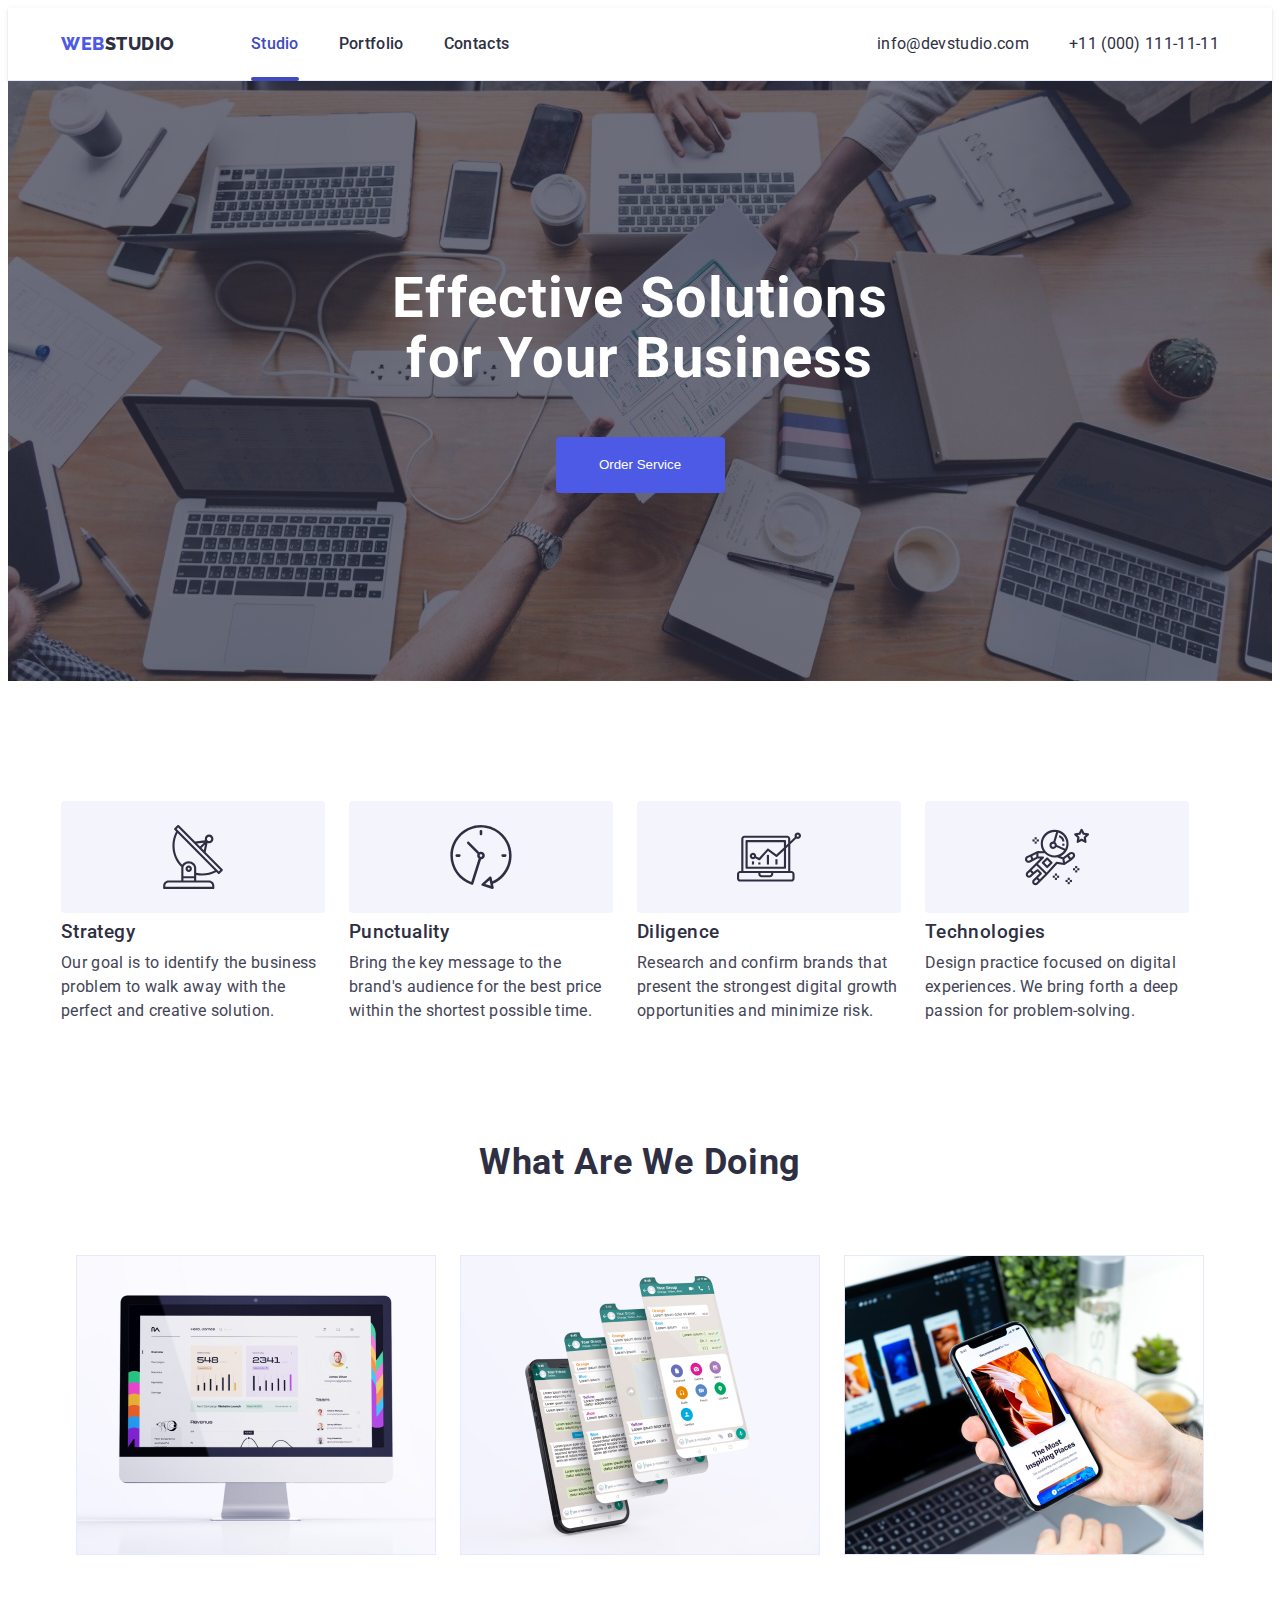
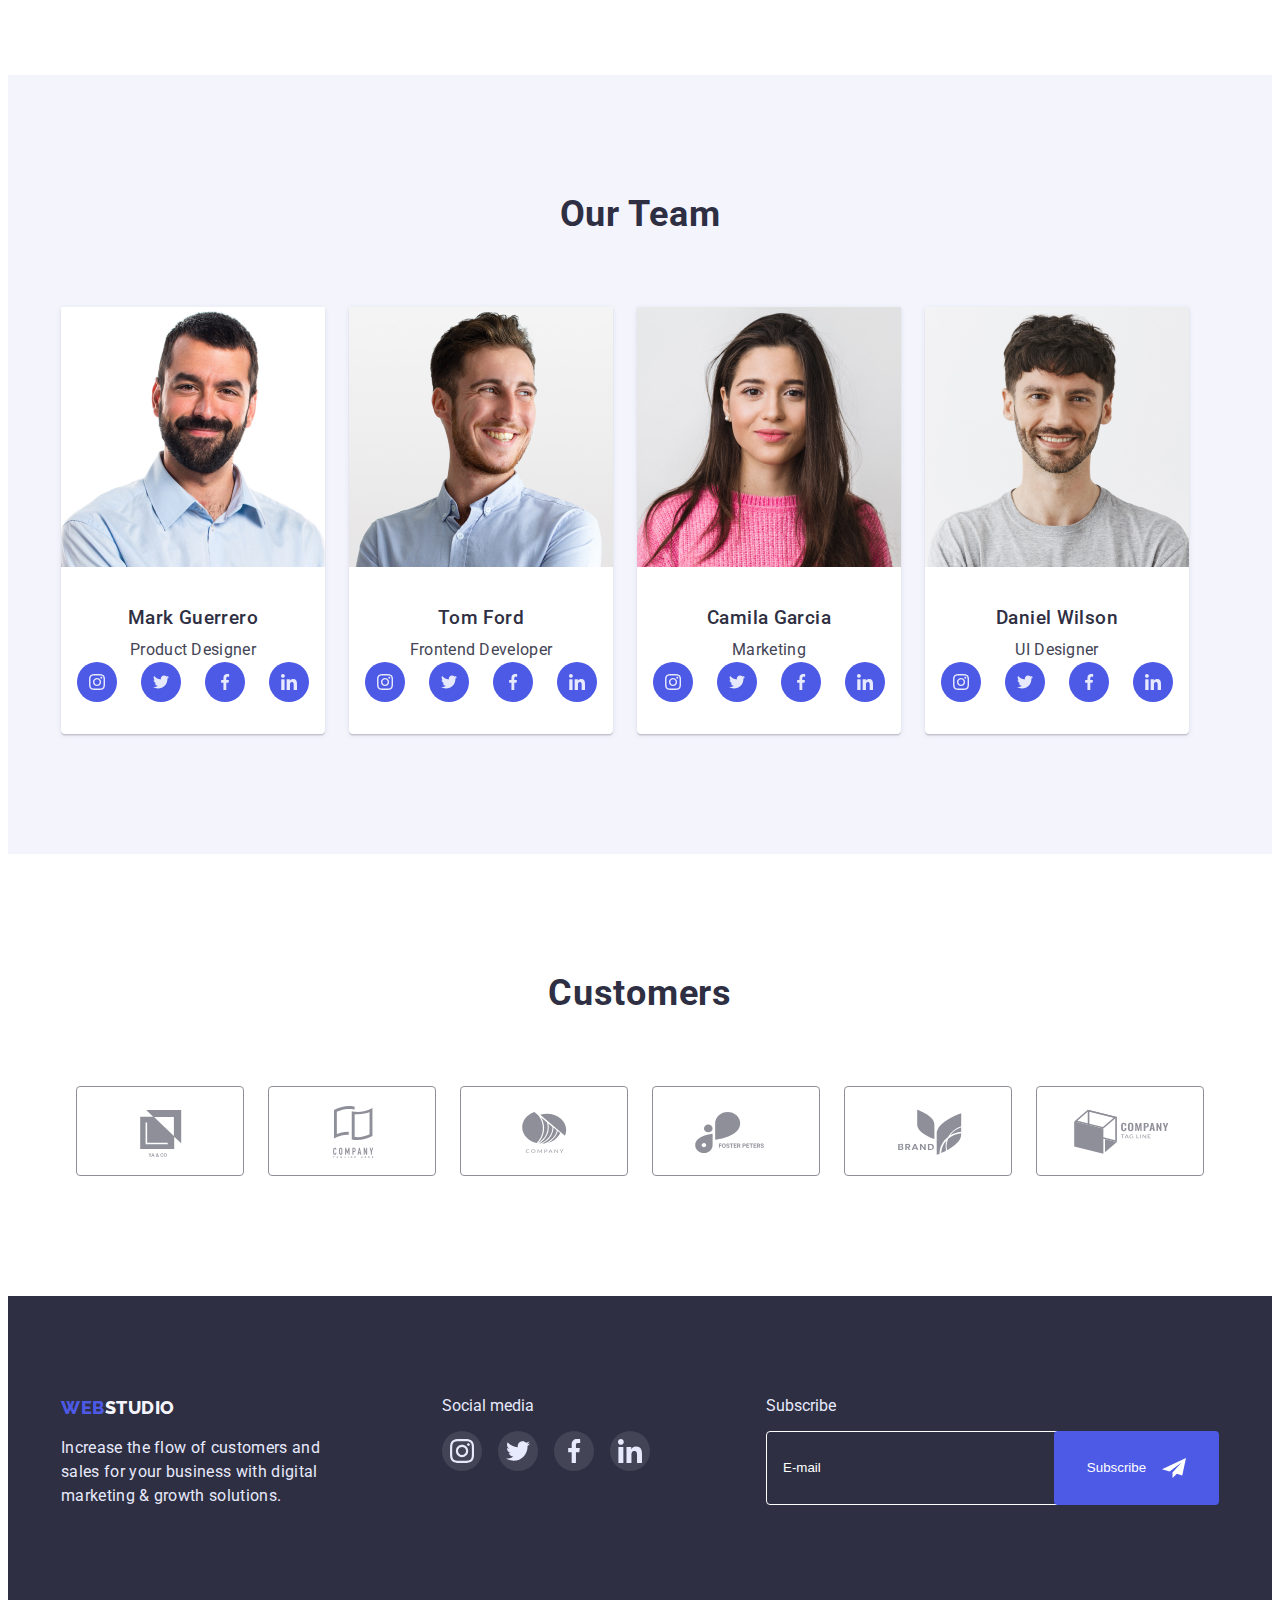
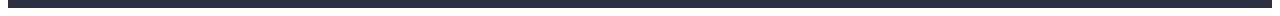
<file: index.html>
<!DOCTYPE html>
<html lang="en">
  <head>
    <meta charset="UTF-8" />
    <meta http-equiv="X-UA-Compatible" content="IE=edge" />
    <meta name="viewport" content="width=device-width, initial-scale=1.0" />
    <title>WebStudio</title>

    <link rel="preconnect" href="https://fonts.googleapis.com" />
    <link rel="preconnect" href="https://fonts.gstatic.com" crossorigin />
    <link
      href="https://fonts.googleapis.com/css2?family=Raleway:wght@800&family=Roboto:wght@400;500;700;900&display=swap"
      rel="stylesheet"
    />

    <link
      rel="stylesheet"
      href="https://cdnjs.cloudflare.com/ajax/libs/modern-normalize/1.1.0/modern-normalize.min.css"
      integrity="sha512-wpPYUAdjBVSE4KJnH1VR1HeZfpl1ub8YT/NKx4PuQ5NmX2tKuGu6U/JRp5y+Y8XG2tV+wKQpNHVUX03MfMFn9Q=="
      crossorigin="anonymous"
      referrerpolicy="no-referrer"
    />

    <link rel="stylesheet" href="./css/styles.css" />
  </head>

  <body>
    <!-- Шапка -->

    <header class="header">
      <div class="container">
<div class="container-header">
        <nav class="nav">
          <a class="logo-black" href="./index.html">Web<span>Studio</span></a>
          <ul class="nav-header">
            <li class="item studio-before active"><a class="nav-link studio" href="./index.html">Studio</a></li>
            <li class="item portfolio-before">
              <a class="nav-link" href="./portfolio.html">Portfolio</a>
            </li>
            <li class="item contacts-before"><a class="nav-link" href="#">Contacts</a></li>
          </ul>
        </nav>

        <address class="adress-container">
          <ul class="adress-link-header">
            <li class="item">
              <a class="adress-link" href="mailto:info@devstudio.com"
                >info@devstudio.com</a
              >
            </li>
            <li class="item">
              <a class="adress-link" href="tel:+110001111111"
                >+11 (000) 111-11-11</a
              >
            </li>
          </ul>
        </address>
      </div>
    </header>

    <main>
      <!-- Верхний блок с кнопкой -->
      <section class="hero">
        <div class="container">
<h1 class="hero-title">Effective Solutions for Your Business</h1>
        <button class="head-button-home" type="button" data-modal-open>Order Service</button>
        </div>
        
      </section>

      <!-- Стратегии -->
      <section class="futures">
        <div class="container">
        <h2 class="visually-hidden">features</h2>
        <ul class="futures-info">
       
            <li class="futures-list">
             <div class="futures-bg">
              <svg class="futures-icon">
                <use href="./images/svg/icons.svg#icon-antenna"></use>
                    </svg>
             </div>
             
                <h3 class="futures-title">Strategy</h3>
                <p class="futures-text">
                  Our goal is to identify the business problem to walk away with the
                  perfect and creative solution.
                </p>
          </li>
       
          <li class="futures-list">
            <div class="futures-bg">
             <svg class="futures-icon">
               <use href="./images/svg/icons.svg#icon-clock"></use>
                   </svg>
            </div>
            
               <h3 class="futures-title">Punctuality</h3>
               <p class="futures-text">
                Bring the key message to the brand's audience for the best price
                within the shortest possible time.
               </p>
         </li>
         
         <li class="futures-list">
          <div class="futures-bg">
           <svg class="futures-icon">
             <use href="./images/svg/icons.svg#icon-diagram"></use>
                 </svg>
          </div>
          
             <h3 class="futures-title">Diligence</h3>
             <p class="futures-text">
              Research and confirm brands that present the strongest digital
              growth opportunities and minimize risk.
             </p>
         </li>
      
         <li class="futures-list">
          <div class="futures-bg">
           <svg class="futures-icon">
             <use href="./images/svg/icons.svg#icon-astronaut"></use>
                 </svg>
          </div>
          
             <h3 class="futures-title">Technologies</h3>
             <p class="futures-text">
              Design practice focused on digital experiences. We bring forth a
              deep passion for problem-solving.
             </p>
         </li>
        </ul></div>
        
      </section>

      <!-- Что мы делаем -->
      <section class="works">
        <div class="container">
          <h2 class="section-title">What are we doing</h2>
        <ul class="works-photo">
          <li>
            <img src="./images/Rectangle71.jpg" alt="computer" width="360" />
          </li>
          <li>
            <img src="./images/Rectangle72.jpg" alt="phone" width="360" />
          </li>
          <li>
            <img src="./images/Rectangle73.jpg" alt="phone" width="360" />
          </li>
        </ul>
        </div>
        
      </section>

      <!-- Команда -->
      <section class="our-team">
        <div class="container">
 <h2 class="section-title">Our Team</h2>
        <ul class="team">
          <li class="team-cards">
            <img src="./images/img1.jpg" alt="Mark" width="264" height="260" />
            <div class="team-name">
              <h3 class="project-title">Mark Guerrero</h3>
              <p class="project-text">Product Designer</p>
              <ul class="socials-list">
                <li class="socials-item">
                    <a class="socials-link" href="#">
                      <svg class="socials-icon">
                        <use href="./images/svg/icons.svg#icon-instagram"></use>
                      </svg>
                    </a>
                  </li>
  
                  <li class="socials-item">
                    <a class="socials-link" href="#">
                      <svg class="socials-icon">
                        <use href="./images/svg/icons.svg#icon-twitter"></use>
                      </svg>
                    </a>
                  </li>
  
                  <li class="socials-item">
                    <a class="socials-link" href="#">
                      <svg class="socials-icon">
                        <use href="./images/svg/icons.svg#icon-facebook"></use>
                      </svg>
                    </a>
                  </li>
  
                  <li class="socials-item">
                    <a class="socials-link" href="#">
                      <svg class="socials-icon">
                        <use href="./images/svg/icons.svg#icon-linkedin"></use>
                      </svg>
                    </a>
                  </li>
              </ul>
            </div>
          </li>

          <li class="team-cards">
            <img src="./images/img2.jpg" alt="Tom" width="264" height="260" />
            <div class="team-name">
              <h3 class="project-title">Tom Ford</h3>
              <p class="project-text">Frontend Developer</p>
              <ul class="socials-list">
                <li class="socials-item">
                    <a class="socials-link" href="#">
                      <svg class="socials-icon">
                        <use href="./images/svg/icons.svg#icon-instagram"></use>
                      </svg>
                    </a>
                  </li>
  
                  <li class="socials-item">
                    <a class="socials-link" href="#">
                      <svg class="socials-icon">
                        <use href="./images/svg/icons.svg#icon-twitter"></use>
                      </svg>
                    </a>
                  </li>
  
                  <li class="socials-item">
                    <a class="socials-link" href="#">
                      <svg class="socials-icon">
                        <use href="./images/svg/icons.svg#icon-facebook"></use>
                      </svg>
                    </a>
                  </li>
  
                  <li class="socials-item">
                    <a class="socials-link" href="#">
                      <svg class="socials-icon">
                        <use href="./images/svg/icons.svg#icon-linkedin"></use>
                      </svg>
                    </a>
                  </li>
              </ul>
            </div>
          </li>

          <li class="team-cards">
            <img
              src="./images/img3.jpg"
              alt="Camila"
              width="264"
              height="260"
            />
            <div class="team-name">
              <h3 class="project-title">Camila Garcia</h3>
              <p class="project-text">Marketing</p>
              <ul class="socials-list">
                <li class="socials-item">
                    <a class="socials-link" href="#">
                      <svg class="socials-icon">
                        <use href="./images/svg/icons.svg#icon-instagram"></use>
                      </svg>
                    </a>
                  </li>
  
                  <li class="socials-item">
                    <a class="socials-link" href="#">
                      <svg class="socials-icon">
                        <use href="./images/svg/icons.svg#icon-twitter"></use>
                      </svg>
                    </a>
                  </li>
  
                  <li class="socials-item">
                    <a class="socials-link" href="#">
                      <svg class="socials-icon">
                        <use href="./images/svg/icons.svg#icon-facebook"></use>
                      </svg>
                    </a>
                  </li>
  
                  <li class="socials-item">
                    <a class="socials-link" href="#">
                      <svg class="socials-icon">
                        <use href="./images/svg/icons.svg#icon-linkedin"></use>
                      </svg>
                    </a>
                  </li>
              </ul>
            </div>
          </li>

          <li class="team-cards">
            <img
              src="./images/img4.jpg"
              alt="Daniel"
              width="264"
              height="260"
            />
            <div class="team-name">
              <h3 class="project-title">Daniel Wilson</h3>
              <p class="project-text">UI Designer</p>
              <ul class="socials-list">
                <li class="socials-item">
                    <a class="socials-link" href="#">
                      <svg class="socials-icon">
                        <use href="./images/svg/icons.svg#icon-instagram"></use>
                      </svg>
                    </a>
                  </li>
  
                  <li class="socials-item">
                    <a class="socials-link" href="#">
                      <svg class="socials-icon">
                        <use href="./images/svg/icons.svg#icon-twitter"></use>
                      </svg>
                    </a>
                  </li>
  
                  <li class="socials-item">
                    <a class="socials-link" href="#">
                      <svg class="socials-icon">
                        <use href="./images/svg/icons.svg#icon-facebook"></use>
                      </svg>
                    </a>
                  </li>
  
                  <li class="socials-item">
                    <a class="socials-link" href="#">
                      <svg class="socials-icon">
                        <use href="./images/svg/icons.svg#icon-linkedin"></use>
                      </svg>
                    </a>
                  </li>
              </ul>
            </div>
          </li>
        </ul>
        </div>
       
      </section>
    </main>

<!-- Customers -->
<section class="customers">
<div class="container">
  <h2 class="section-title">Customers</h2>
  <ul class="customers-logo">
    <li class="customers-item">
                  <a class="customers-link" href="#">
                    <svg class="customers-icon">
                      <use href="./images/svg/icons.svg#icon-Logo"></use>
                    </svg>
                  </a>
                </li>

                <li class="customers-item">
                  <a class="customers-link" href="#">
                    <svg class="customers-icon">
                      <use href="./images/svg/icons.svg#icon-Logo1"></use>
                    </svg>
                  </a>
                </li>

                <li class="customers-item">
                  <a class="customers-link" href="#">
                    <svg class="customers-icon">
                      <use href="./images/svg/icons.svg#icon-Logo2"></use>
                    </svg>
                  </a>
                </li>

                <li class="customers-item">
                  <a class="customers-link" href="#">
                    <svg class="customers-icon">
                      <use href="./images/svg/icons.svg#icon-Logo3"></use>
                    </svg>
                  </a>
                </li>

                <li class="customers-item">
                  <a class="customers-link" href="#">
                    <svg class="customers-icon">
                      <use href="./images/svg/icons.svg#icon-Logo4"></use>
                    </svg>
                  </a>
                </li>

                <li class="customers-item">
                  <a class="customers-link" href="#">
                    <svg class="customers-icon">
                      <use href="./images/svg/icons.svg#icon-Logo5"></use>
                    </svg>
                  </a>
                </li>
  </ul>
</div>
</section>

    <!-- Footer -->
    <footer class="footer">
      <div class="container footer">
        <div>
          <a class="logo-white" href="./index.html">Web<span>Studio</span></a>
        <p class="footer-text">
          Increase the flow of customers and sales for your business with
          digital marketing & growth solutions.
        </p>
        </div>
        <div>
        <p>Social media</p>
        <ul class="footer-social">
          <li class="socials-item">
                  <a class="footer-link-svg" href="#">
                    <svg class="footer-icon">
                      <use href="./images/svg/icons.svg#icon-instagram"></use>
                    </svg>
                  </a>
                </li>

                <li class="socials-item">
                  <a class="footer-link-svg" href="#">
                    <svg class="footer-icon">
                      <use href="./images/svg/icons.svg#icon-twitter"></use>
                    </svg>
                  </a>
                </li>

                <li class="socials-item">
                  <a class="footer-link-svg" href="#">
                    <svg class="footer-icon">
                      <use href="./images/svg/icons.svg#icon-facebook"></use>
                    </svg>
                  </a>
                </li>

                <li class="socials-item">
                  <a class="footer-link-svg" href="#">
                    <svg class="footer-icon">
                      <use href="./images/svg/icons.svg#icon-linkedin"></use>
                    </svg>
                  </a>
                </li>
        </ul>
        
      </div>

      <form name="contact-form-footer" autocomplete="off">
    <p>Subscribe</p>

<div class="footer-contact">
  <label class="form-label" for="user-email"></label>
     <span class="modal-form-footer"><input class="form-input-footer" id="user-email" type="email" name="user-email" placeholder="E-mail">
     </span>
    
     <button type="submit" class="modal-form-footer-bnt">Subscribe 
     <svg class="modal-close-btn-icon-footer" width="24" height="20">
     <use href="./images/svg/icons.svg#icon-telegram"></use>
     </svg>
     </button>
     </form>
</div>
      
     </footer>
    

<div class="backdrop is-hidden" data-modal>
<div class="modal">
  <button type="button" class="modal-close-btn" data-modal-close>
  <svg class="modal-close-btn-icon-x" width="8" height="8">
  <use href="./images/svg/icons.svg#icon-close-model"></use>
</svg>
</button>

<form name="contact-form" autocomplete="off" novalidate>
  <p class="form-header">Leave your contacts and we will call you back</p>
  <label class="form-label" for="user-name">Name</label>
  <span class="modal-form-input-wrapper"><input class="form-input" id="user-name" type="text" name="user-name" required>
<svg class="modal-close-btn-icon" width="12" height="12">
  <use href="./images/svg/icons.svg#icon-user-name"></use>
</svg></span>

<label class="form-label" for="user-phone">Phone</label>
<span class="modal-form-input-wrapper"><input class="form-input" id="user-phone" type="tel" name="user-phone" required>
<svg class="modal-close-btn-icon" width="18" height="24">
  <use href="./images/svg/icons.svg#icon-phone"></use>
</svg></span>


<label class="form-label" for="user-email">Email</label>
<span class="modal-form-input-wrapper"><input class="form-input" id="user-email" type="email" name="user-email">
<svg class="modal-close-btn-icon" width="15" height="12">
  <use href="./images/svg/icons.svg#icon-mail"></use>
</svg></span>


<label class="form-label" for="user-comment">Comment</label>
<textarea class="form-input-mesege" class="textarea" name="user-comment" id="user-comment" placeholder="Text input"></textarea>

<input id="user-policy" type="checkbox" name="user-policy" class="modal-form-chek">
<label for="user-policy" class="modal-form-chek-desk">I accept the terms and conditions of the&nbsp; <a href="" class="privacy-policy">Privacy Policy</a> </label>
<button type="submit" class="modal-form-submit">Send</button>
</form>

</div>
</div>

      <script src="./js/modal.js"></script>
  </body>
</html>
</file>
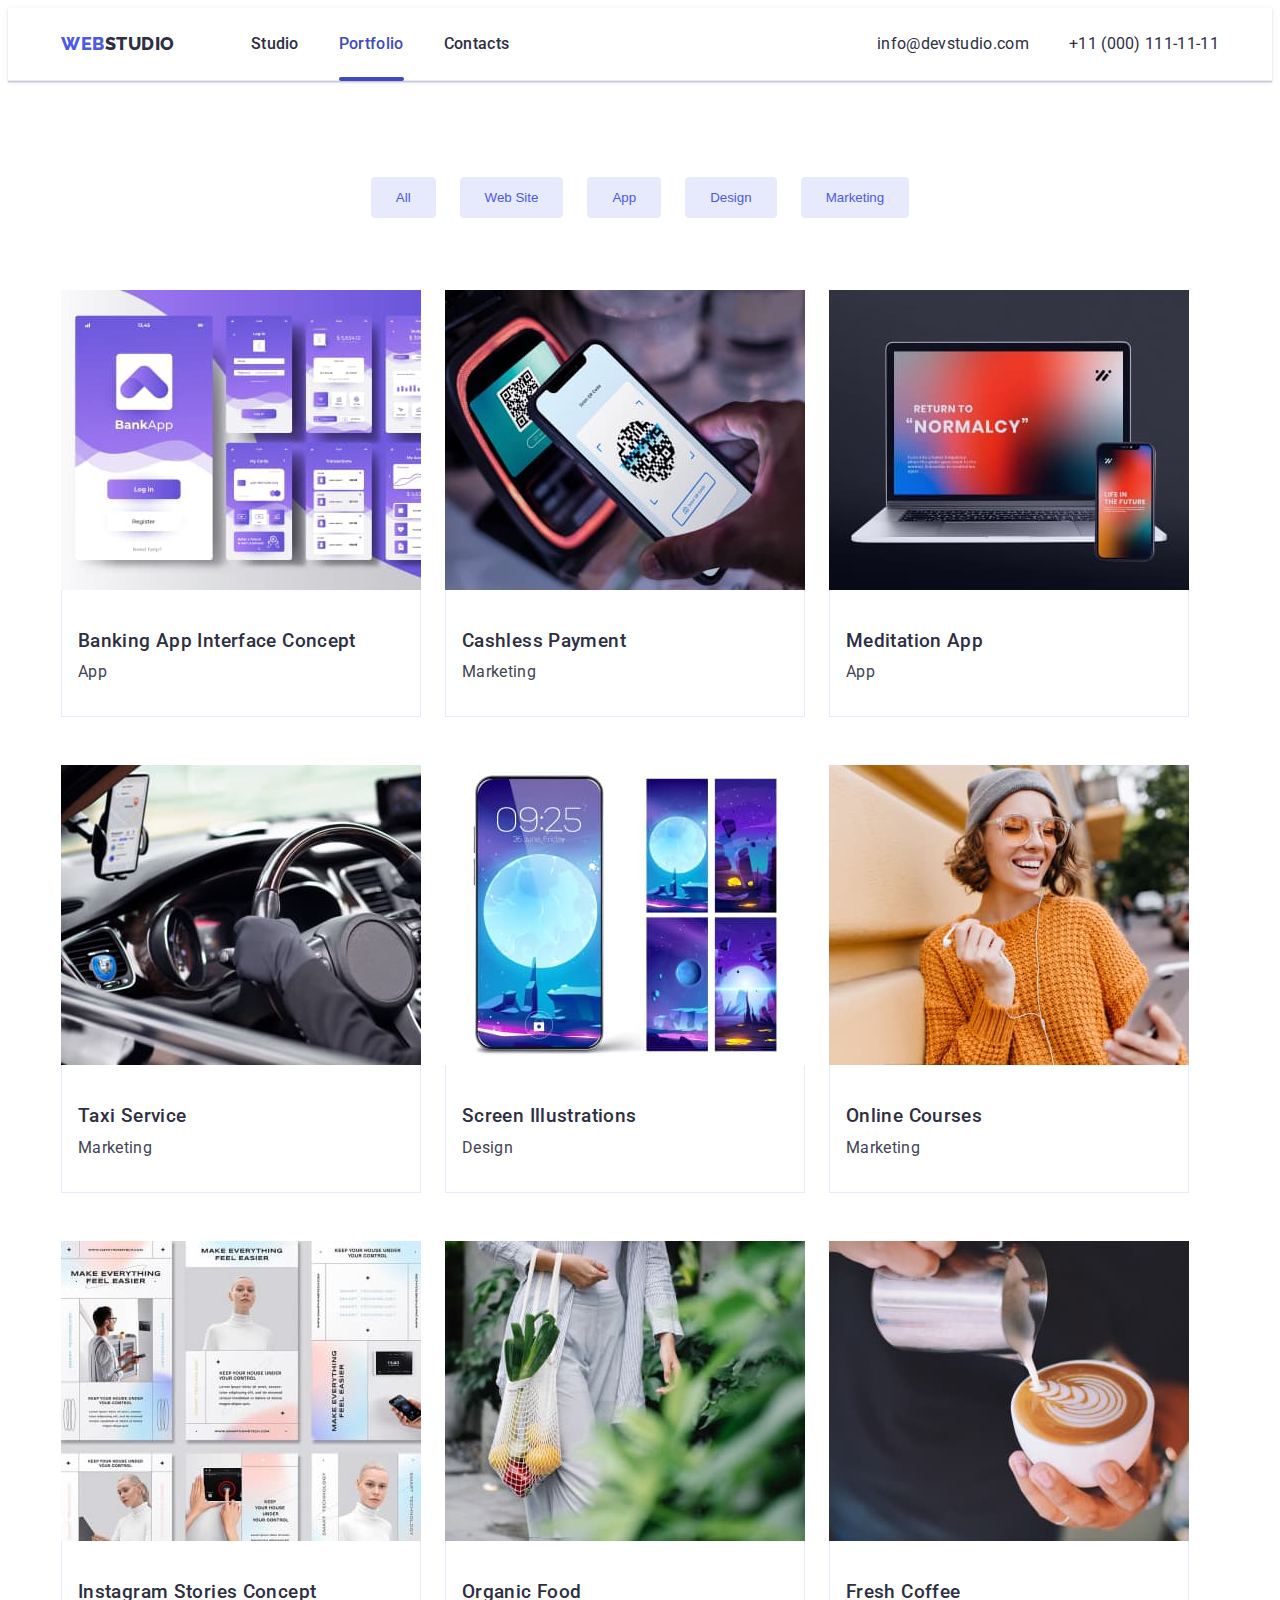
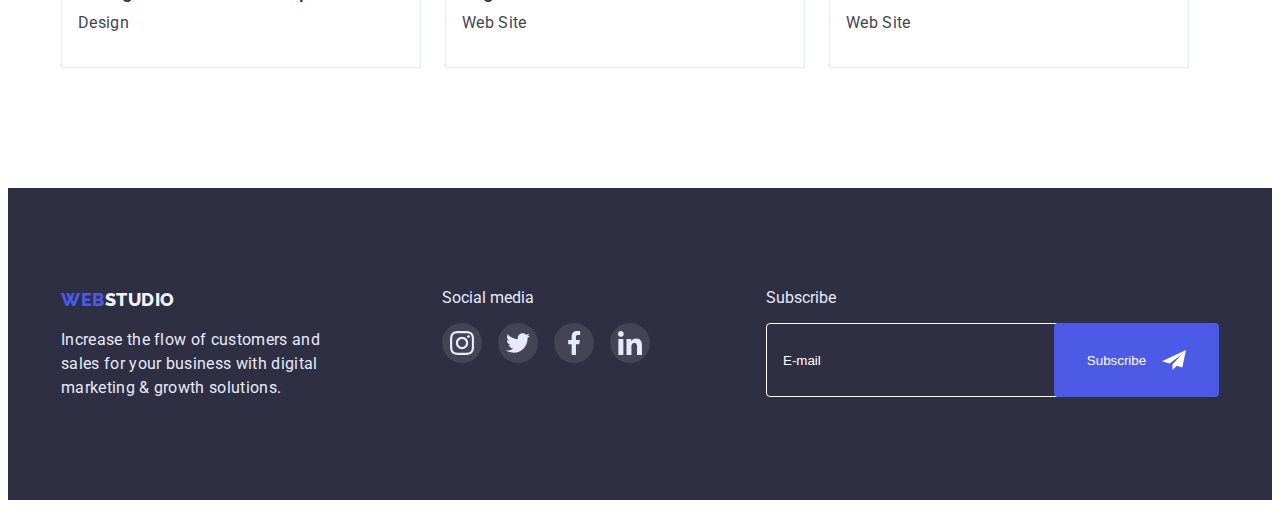
<file: portfolio.html>
<!DOCTYPE html>
<html lang="en">
  <head>
    <meta charset="UTF-8" />
    <meta http-equiv="X-UA-Compatible" content="IE=edge" />
    <meta name="viewport" content="width=device-width, initial-scale=1.0" />
    <title>Portfolio</title>

    <link rel="preconnect" href="https://fonts.googleapis.com" />
    <link rel="preconnect" href="https://fonts.gstatic.com" crossorigin />
    <link
      href="https://fonts.googleapis.com/css2?family=Raleway:wght@800&family=Roboto:wght@400;500;700;900&display=swap"
      rel="stylesheet"
    />

    <link
      rel="stylesheet"
      href="https://cdnjs.cloudflare.com/ajax/libs/modern-normalize/1.1.0/modern-normalize.min.css"
      integrity="sha512-wpPYUAdjBVSE4KJnH1VR1HeZfpl1ub8YT/NKx4PuQ5NmX2tKuGu6U/JRp5y+Y8XG2tV+wKQpNHVUX03MfMFn9Q=="
      crossorigin="anonymous"
      referrerpolicy="no-referrer"
    />

    <link rel="stylesheet" href="./css/styles.css" />
  </head>
  <body>
    <!-- Шапка -->

    <header class="header">
      <div class="container">
<div class="container-header">
        <nav class="nav">
          <a class="logo-black" href="./index.html">Web<span>Studio</span></a>
          <ul class="nav-header">
            <li class="item studio-before"><a class="nav-link" href="./index.html">Studio</a></li>
            <li class="item portfolio-before active">
              <a class="nav-link portfolio" href="./portfolio.html">Portfolio</a>
            </li>
            <li class="item contacts-before"><a class="nav-link" href="#">Contacts</a></li>
          </ul>
        </nav>

        <address class="adress-container">
          <ul class="adress-link-header">
            <li class="item">
              <a class="adress-link" href="mailto:info@devstudio.com"
                >info@devstudio.com</a
              >
            </li>
            <li class="item">
              <a class="adress-link" href="tel:+110001111111"
                >+11 (000) 111-11-11</a
              >
            </li>
          </ul>
        </address>
      </div>
    </header>

    <main>
      <!-- Верхний блок с кнопками -->

      <section class="portfolio-menu">
        <div class="container">
          <h1 style="display: none">Portfolio</h1>
  <ul class="head-flex">
          <li>
            <button class="head-button" type="button">All</button>
          </li>
          <li>
            <button class="head-button" type="button">Web Site</button>
          </li>
          <li>
            <button class="head-button" type="button">App</button>
          </li>
          <li>
            <button class="head-button" type="button">Design</button>
          </li>
          <li>
            <button class="head-button" type="button">Marketing</button>
          </li>
        </ul>

        <!-- Блок с фотографиями -->

        <ul class="gallery">
          <li>
            <a class="gallery-cards" href="#">
              <div class="team-list-img-wrapper">
                <img
                src="./images/portfolio/portfolio1.jpg"
                alt="Banking App"
                width="360"
              />
               <p class="overlay">
                14 Stylish and User-Friendly App Design Concepts · Task Manager App · Calorie Tracker App · Exotic Fruit Ecommerce App · Cloud Storage App
              </p>
              </div>
              <div class="gallery-photo">
                <h3 class="project-title">Banking App Interface Concept</h3>
                <p class="project-text">App</p>
              </div>
            </a>
          </li>

          <li>
            <a class="gallery-cards" href="#">
              <div class="team-list-img-wrapper">
                <img
                src="./images/portfolio/portfolio2.jpg"
                alt="Payment"
                width="360"
              />
              <p class="overlay">
                14 Stylish and User-Friendly App Design Concepts · Task Manager App · Calorie Tracker App · Exotic Fruit Ecommerce App · Cloud Storage App
              </p>
              </div>
              <div class="gallery-photo">
                <h3 class="project-title">Cashless Payment</h3>
                <p class="project-text">Marketing</p>
              </div>
            </a>
          </li>

          <li>
            <a class="gallery-cards" href="#">
              <div class="team-list-img-wrapper">
                <img
                src="./images/portfolio/portfolio3.jpg"
                alt="Meditation"
                width="360"
              />
               <p class="overlay">
                14 Stylish and User-Friendly App Design Concepts · Task Manager App · Calorie Tracker App · Exotic Fruit Ecommerce App · Cloud Storage App
              </p>
              </div>
              <div class="gallery-photo">
                <h3 class="project-title">Meditation App</h3>
                <p class="project-text">App</p>
              </div>
            </a>
          </li>

          <li>
            <a class="gallery-cards" href="#">
              <div class="team-list-img-wrapper">
                 <img
                src="./images/portfolio/portfolio4.jpg"
                alt="Service"
                width="360"
              />
               <p class="overlay">
                14 Stylish and User-Friendly App Design Concepts · Task Manager App · Calorie Tracker App · Exotic Fruit Ecommerce App · Cloud Storage App
              </p>
              </div>
              <div class="gallery-photo">
                <h3 class="project-title">Taxi Service</h3>
                <p class="project-text">Marketing</p>
              </div>
            </a>
          </li>

          <li>
            <a class="gallery-cards" href="#">
              <div class="team-list-img-wrapper">
                <img
                src="./images/portfolio/portfolio5.jpg"
                alt="Screen"
                width="360"
              />
               <p class="overlay">
                14 Stylish and User-Friendly App Design Concepts · Task Manager App · Calorie Tracker App · Exotic Fruit Ecommerce App · Cloud Storage App
              </p>
              </div>
              <div class="gallery-photo">
                <h3 class="project-title">Screen Illustrations</h3>
                <p class="project-text">Design</p>
              </div>
            </a>
          </li>

          <li>
            <a class="gallery-cards" href="#">
              <div class="team-list-img-wrapper">
                <img
                src="./images/portfolio/portfolio6.jpg"
                alt="Online Courses"
                width="360"
              />
               <p class="overlay">
                14 Stylish and User-Friendly App Design Concepts · Task Manager App · Calorie Tracker App · Exotic Fruit Ecommerce App · Cloud Storage App
              </p>
              </div>
              <div class="gallery-photo">
                <h3 class="project-title">Online Courses</h3>
                <p class="project-text">Marketing</p>
              </div>
            </a>
          </li>

          <li>
            <a class="gallery-cards" href="#">
              <div class="team-list-img-wrapper">
                <img
                src="./images/portfolio/portfolio7.jpg"
                alt="Stories Concept"
                width="360"
              />
               <p class="overlay">
                14 Stylish and User-Friendly App Design Concepts · Task Manager App · Calorie Tracker App · Exotic Fruit Ecommerce App · Cloud Storage App
              </p>
              </div>
              <div class="gallery-photo">
                <h3 class="project-title">Instagram Stories Concept</h3>
                <p class="project-text">Design</p>
              </div>
            </a>
          </li>

          <li>
            <a class="gallery-cards" href="#">
              <div class="team-list-img-wrapper">
                <img
                src="./images/portfolio/portfolio8.jpg"
                alt="Organic Food"
                width="360"
              />
               <p class="overlay">
                14 Stylish and User-Friendly App Design Concepts · Task Manager App · Calorie Tracker App · Exotic Fruit Ecommerce App · Cloud Storage App
              </p>
              </div>
              <div class="gallery-photo">
                <h3 class="project-title">Organic Food</h3>
                <p class="project-text">Web Site</p>
              </div>
            </a>
          </li>

          <li>
            <a class="gallery-cards" href="#">
              <div class="team-list-img-wrapper">
                <img
                src="./images/portfolio/portfolio9.jpg"
                alt="Coffee"
                width="360"
              />
               <p class="overlay">
                14 Stylish and User-Friendly App Design Concepts · Task Manager App · Calorie Tracker App · Exotic Fruit Ecommerce App · Cloud Storage App
              </p>
              </div>
              <div class="gallery-photo">
                <h3 class="project-title">Fresh Coffee</h3>
                <p class="project-text">Web Site</p>
              </div>
            </a>
          </li>
        </ul>
        </div>
      
      </section>
    </main>

    <!-- Footer -->
        <footer class="footer">
      <div class="container footer">
        <div>
          <a class="logo-white" href="./index.html">Web<span>Studio</span></a>
        <p class="footer-text">
          Increase the flow of customers and sales for your business with
          digital marketing & growth solutions.
        </p>
        </div>
        <div>
        <p>Social media</p>
        <ul class="footer-social">
          <li class="socials-item">
                  <a class="footer-link-svg" href="#">
                    <svg class="footer-icon">
                      <use href="./images/svg/icons.svg#icon-instagram"></use>
                    </svg>
                  </a>
                </li>

                <li class="socials-item">
                  <a class="footer-link-svg" href="#">
                    <svg class="footer-icon">
                      <use href="./images/svg/icons.svg#icon-twitter"></use>
                    </svg>
                  </a>
                </li>

                <li class="socials-item">
                  <a class="footer-link-svg" href="#">
                    <svg class="footer-icon">
                      <use href="./images/svg/icons.svg#icon-facebook"></use>
                    </svg>
                  </a>
                </li>

                <li class="socials-item">
                  <a class="footer-link-svg" href="#">
                    <svg class="footer-icon">
                      <use href="./images/svg/icons.svg#icon-linkedin"></use>
                    </svg>
                  </a>
                </li>
        </ul>
       </div>

<form name="contact-form-footer" autocomplete="off">
    <p>Subscribe</p>

<div class="footer-contact">
  <label class="form-label" for="user-email"></label>
     <span class="modal-form-footer"><input class="form-input-footer" id="user-email" type="email" name="user-email" placeholder="E-mail">
     </span>
    
     <button type="submit" class="modal-form-footer-bnt">Subscribe 
     <svg class="modal-close-btn-icon-footer" width="24" height="20">
     <use href="./images/svg/icons.svg#icon-telegram"></use>
     </svg>
     </button>
     </form>
</div>

      </div>
      
      
    </footer>
      </div>
      
  </body>
</html>
</file>
<file: css/styles.css>
:root {
  --color-brand: #4d5ae5;
  --color-primary: #fff;
  --color-secondary: #2e2f42;
  --color-button: #e7e9fc;
  --color-title-h2: #2e2f42;
  --color-future-text: #434455;
  --color-future-title: #2e2f42;
}

body {
  font-family: "roboto", "tahoma", "verdana", sans-serif;
  color: var(--color-secondary);
  background-color: var(--color-primary);
  font-size: 16px;
}

h1,
h2,
h3,
h4,
h5,
h6,
p,
ul {
  margin: 0;
}

ul {
  list-style: none;
  padding: 0;
}

img {
  display: block;
  object-fit: cover;
}

a {
  text-decoration: none;
}

/* Логотип */
.logo-black {
  font-family: "Raleway";
  font-weight: 800;
  font-size: 18px;
  line-height: 1.33;
  letter-spacing: 0.03em;
  text-transform: uppercase;
  color: var(--color-brand);
}

.studio-before.active::after,
.portfolio-before.active::after,
.contacts-before.active::after {
  display: block;
  content: "";
  width: 100%;
  height: 4px;
  background-color: #404bbf;
  border-radius: 2px;

  position: absolute;
  bottom: -25px;
}

.item.studio-before,
.portfolio-before,
.contacts-before {
  position: relative;
}

/* .studio-before.active {
  width: 100%;
  height: 4px;
  background-color: #404bbf;
} */

.logo-white {
  font-family: "Raleway";
  font-weight: 800;
  font-size: 18px;
  line-height: 1.33;
  letter-spacing: 0.03em;
  text-transform: uppercase;
  color: var(--color-brand);
  margin-bottom: 16px;
  display: block;
}

.logo-black span {
  color: var(--color-secondary);
}

.logo-white span {
  color: #f4f4fd;
}

/* header */

.nav {
  display: flex;
}

.adress-link-header {
  display: flex;
  margin-left: auto;
  padding: 0;
}

.adress-link-header .item + .item {
  margin-left: 40px;
}

.adress-link-header .item {
  margin-left: auto;
}

.adress-container {
  margin-left: auto;
}

.container-header {
  display: flex;
  align-items: center;
}

.nav-link {
  color: var(--color-secondary);
  font-weight: 500;
  line-height: 1.5;
  letter-spacing: 0.02em;
  padding-top: 24px;
  padding-bottom: 24px;
  transition: color 250ms cubic-bezier(0.4, 0, 0.2, 1);
}

.nav-link.studio,
.nav-link.portfolio,
.nav-link.contacts {
  color: #404bbf;
}

.nav-header {
  display: flex;
  margin-left: 76px;
  gap: 40px;

  padding: 0px;
}

.adress-link {
  color: var(--color-secondary);
  font-style: normal;
  line-height: 1.5;
  letter-spacing: 0.02em;
  transition: color 250ms cubic-bezier(0.4, 0, 0.2, 1);
}

.nav-link:hover,
.nav-link:focus {
  color: var(--color-brand);
}

.adress-link:hover {
  color: var(--color-brand);
}

/* Header home */
.hero {
  background-image: linear-gradient(
      rgba(46, 47, 66, 0.7),
      rgba(46, 47, 66, 0.7)
    ),
    url(../images/people-office.jpg);
  background-repeat: no-repeat;
  background-position: center;
  background-size: cover;

  padding-top: 188px;
  padding-bottom: 188px;
  text-align: center;

  max-width: 1440px;
  margin: 0 auto;
}

.hero-title {
  font-size: 56px;
  line-height: 1.07;
  text-align: center;
  letter-spacing: 0.02em;
  color: var(--color-primary);
  width: 500px;
  margin-left: auto;
  margin-right: auto;
}

/* Button */

.head-button-home {
  background-color: var(--color-brand);
  color: var(--color-primary);
  border-radius: 4px;

  margin-top: 48px;

  padding: 16px 32px;

  width: 169px;
  height: 56px;

  border: none;
  cursor: pointer;

  transition: background-color 250ms cubic-bezier(0.4, 0, 0.2, 1);
}

.head-button-home:hover,
.head-button-home:focus {
  background-color: #404bbf;
}

.head-button {
  background-color: var(--color-button);
  color: var(--color-brand);
  border: 1px solid var(--color-button);
  border-radius: 4px;
  padding: 12px 24px;
  cursor: pointer;

  transition: background-color 250ms cubic-bezier(0.4, 0, 0.2, 1),
    color 250ms cubic-bezier(0.4, 0, 0.2, 1),
    box-shadow 250ms cubic-bezier(0.4, 0, 0.2, 1);
}

.head-flex {
  display: flex;
  gap: 24px;
  justify-content: center;
  margin-bottom: 72px;
}

.head-button:hover,
.head-button:focus {
  background-color: var(--color-brand);
  color: var(--color-primary);
  box-shadow: 0px 3px 1px rgba(0, 0, 0, 0.1), 0px 2px 1px rgba(0, 0, 0, 0.08),
    0px 2px 2px rgba(0, 0, 0, 0.12);
}

/* FUTURES */
.futures-info {
  display: flex;
  gap: 24px;
}

.futures {
  padding-top: 120px;
}

.futures-bg {
  width: 264px;
  height: 112px;
  background-color: #f4f4fd;
  border-radius: 4px;
  fill: #2e2f42;

  display: flex;
  justify-content: center;
  align-items: center;
}

.futures-icon {
  width: 64px;
  height: 64px;
}

.futures-list {
  width: 264px;
}

.visually-hidden {
  display: none;
}

/* WORKS */
.works {
  padding-top: 120px;
  padding-bottom: 120px;
}

.works-photo {
  display: flex;
  justify-content: center;
  gap: 24px;
}

/* TEAM */
.our-team {
  background-color: #f4f4fd;
  padding-top: 120px;
  padding-bottom: 120px;
}
.team {
  display: flex;
  gap: 24px;
}

.footer-text {
  color: #e7e9fc;
  line-height: 1.5;
  letter-spacing: 0.02em;
  width: 264px;

  display: block;
}

.futures-title,
.project-title {
  font-weight: 500;
  line-height: 1.2;
  letter-spacing: 0.02em;
  color: var(--color-future-title);

  margin-top: 8px;
}

.futures-info .futures-text {
  width: 264px;
}

.futures-text,
.project-text {
  line-height: 1.5;
  letter-spacing: 0.02em;
  color: var(--color-future-text);
  margin-top: 8px;
}

.section-title {
  font-size: 36px;
  line-height: 1.11;
  text-align: center;
  letter-spacing: 0.02em;
  text-transform: capitalize;
  color: var(--color-title-h2);
  margin-bottom: 72px;
}

/* FOOTER */
.footer {
  background-color: var(--color-secondary);
  color: var(--color-button);
  padding-top: 100px;
  padding-bottom: 100px;
}

/* TEAM */
.team-cards {
  background-color: var(--color-primary);
  box-shadow: #2e2f42;
  box-shadow: 0px 1px 6px rgba(46, 47, 66, 0.08),
    0px 1px 1px rgba(46, 47, 66, 0.16), 0px 2px 1px rgba(46, 47, 66, 0.08);
  border-radius: 0px 0px 4px 4px;
}

.team-name {
  text-align: center;
  padding: 32px 0;
}

/* GALLERY */
.gallery {
  display: flex;
  flex-wrap: wrap;
  gap: 48px 24px;
}

.gallery-photo {
  padding-top: 32px;
  padding-bottom: 32px;
  padding-left: 16px;

  border-left: 1px solid #e7e9fc;
  border-right: 1px solid #e7e9fc;
  border-bottom: 1px solid #e7e9fc;
}

.gallery-cards {
  transition: box-shadow 250ms cubic-bezier(0.4, 0, 0.2, 1);
}

.gallery-cards:hover {
  display: block;
  box-shadow: 0px 1px 6px rgba(46 47 66 / 8%), 0px 1px 1px rgba(46 47 66 / 16%),
    0px 2px 1px rgba(46 47 66 / 8%);
}

.overlay {
  position: absolute;
  color: #f4f4fd;
  background-color: #4d5ae5;
  width: 100%;
  height: 100%;
  top: 0;
  left: 0;

  padding-top: 40px;
  padding-bottom: 164px;
  padding-left: 32px;
  padding-right: 32px;

  line-height: 1.5;

  overflow: auto;

  transform: translatey(100%);
  transition: transform 250ms ease;
}

.team-list-img-wrapper {
  position: relative;
  overflow: hidden;
}

.gallery-cards:hover .overlay,
.gallery-cards:focus .overlay {
  transform: translate(0, 0);
}

.header {
  border-bottom: 1px solid #e7e9fc;
  padding: 24px 0;
  box-shadow: 0px 1px 6px rgba(46 47 66 / 8%), 0px 1px 1px rgba(46 47 66 / 16%),
    0px 2px 1px rgba(46 47 66 / 8%);
}

.container {
  width: 1158px;
  margin-left: auto;
  margin-right: auto;
  padding: 0 15px;
}

.portfolio-menu {
  padding-top: 96px;
  padding-bottom: 120px;
}

/* Socials */
.socials-list {
  display: flex;
  justify-content: center;
  gap: 24px;
}

.socials-item {
  width: 40px;
  height: 40px;
}

.socials-link {
  display: flex;
  align-items: center;
  justify-content: center;
  width: 100%;
  height: 100%;
  fill: var(--color-button);
  background-color: #4d5ae5;
  border-radius: 50%;

  transition: background-color 250ms cubic-bezier(0.4, 0, 0.2, 1);
}

.socials-link:hover,
.socials-link:focus {
  fill: var(--color-button);
  background-color: #404bbf;
}

.socials-icon {
  width: 16px;
  height: 16px;
}

/* Customers */
.customers-logo {
  display: flex;
  justify-content: center;
  gap: 24px;
}

.customers-icon {
  width: 104px;
  height: 56px;
}

.customers-item {
  width: 168px;
}

.customers-link {
  display: flex;
  align-items: center;
  justify-content: center;
  border: 1px solid #8e8f99;
  border-radius: 4px;

  height: 88px;
  border-color: #8e8f99;
  fill: #8e8f99;

  transition: fill 250ms cubic-bezier(0.4, 0, 0.2, 1),
    border-color 250ms cubic-bezier(0.4, 0, 0.2, 1);
}

.customers-link:hover,
.customers-link:focus {
  fill: #404bbf;
  border-color: #404bbf;
}

.customers {
  padding-top: 120px;
  padding-bottom: 120px;
}

/* Footer */
.footer-icon {
  width: 24px;
  height: 24px;
}

.footer-link-svg {
  display: flex;
  align-items: center;
  justify-content: center;
  width: 100%;
  height: 100%;
  fill: var(--color-button);
  background-color: rgba(255, 255, 255, 0.1);
  border-radius: 50%;

  transition: background-color 250ms cubic-bezier(0.4, 0, 0.2, 1);
}

.footer-link-svg:hover,
.footer-link-svg:focus {
  fill: var(--color-button);
  background-color: #31d0aa;
}

.footer-social {
  display: flex;
  gap: 16px;
  margin-top: 16px;
}

.container.footer {
  display: flex;
  justify-content: space-between;
}

/* Modal window */

.backdrop {
  position: fixed;
  z-index: 100;
  top: 0;
  left: 0;
  width: 100%;
  height: 100%;
  background-color: rgba(46, 47, 66, 0.4);
  transition: opacity 250ms cubic-bezier(0.4, 0, 0.2, 1),
    visibility 250ms cubic-bezier(0.4, 0, 0.2, 1);
}

.backdrop.is-hidden {
  opacity: 0;
  visibility: hidden;
  pointer-events: none;
}

.modal {
  position: absolute;
  top: 50%;
  left: 50%;
  transform: translate(-50%, -50%);
  width: 408px;
  height: 584px;
  background-color: #fcfcfc;
  border-radius: 4px;
  overflow: auto;

  padding-top: 72px;
  padding-bottom: 24px;
  padding-left: 24px;
  padding-right: 24px;
}

.modal-close-btn {
  position: absolute;
  top: 24px;
  right: 24px;
  display: flex;
  justify-content: center;
  align-items: center;
  width: 24px;
  height: 24px;
  border-radius: 50%;
  background-color: #e7e9fc;
  border: 1px solid rgba(0, 0, 0, 0.1);
  padding: 0;
  cursor: pointer;

  transition: background-color 250ms cubic-bezier(0.4, 0, 0.2, 1),
    color 250ms ease;
}

.modal-close-btn:hover,
.modal-close-btn:focus {
  background-color: var(--color-brand);
}

.modal-close-btn:hover,
.modal-close-btn:focus {
  fill: var(--color-button);
  transition: background-color 250ms cubic-bezier(0.4, 0, 0.2, 1),
    color 250ms ease;
}

/* INPUT */

/* .textarea {
  resize: none;
} */

label {
  display: block;
  font-size: 12px;
  line-height: 1.16;
  font-weight: 400;
  margin-bottom: 4px;

  color: #8e8f99;
}

.form-input {
  resize: none;
  width: 100%;

  border: 1px solid rgba(0, 0, 0, 0.2);
  border-radius: 4px;
  padding-left: 38px;

  height: 40px;
}

.form-input:focus {
  border: 1px solid #4d5ae5;
  outline: none;

  transition: border 250ms cubic-bezier(0.4, 0, 0.2, 1), color 250ms ease;
}

.form-input-mesege {
  border: 1px solid rgba(0, 0, 0, 0.2);
}

textarea {
  height: 120px;
  resize: none;
  padding: 8px 16px;
  border-radius: 4px;
}

textarea:focus {
  outline: none;
  border: 1px solid #4d5ae5;

  transition: color 250ms, cubic-bezier(0.4, 0, 0.2, 1);
}

textarea::placeholder {
  color: rgba(117, 117, 117, 0.5);
}

form {
  display: flex;
  flex-direction: column;
}

.modal-form-input-wrapper {
  display: block;
  position: relative;
  margin-bottom: 8px;
}

.modal-close-btn-icon {
  position: absolute;
  top: 50%;
  left: 12px;

  transform: translate(0, -50%);
}

.form-input:focus + .modal-close-btn-icon {
  fill: #4d5ae5;
}

.form-header {
  display: flex;
  justify-content: center;

  font-size: 16px;
  line-height: 1.5;

  margin-bottom: 16px;
}

.modal-form-chek-desk {
  font-size: 12px;
  display: flex;
  align-items: center;
  margin-bottom: 24px;
  margin-top: 16px;
}

.modal-form-chek {
  appearance: none;
}

.modal-form-chek-desk::before {
  display: block;
  border: 1px solid #2e2f42;
  height: 16px;
  width: 16px;
  content: "";

  border-radius: 4px;
  cursor: pointer;
  margin-right: 8px;
}

.modal-form-chek:checked + .modal-form-chek-desk::before {
  background-color: #4d5ae5;
  background-image: url(../images/svg/check-mark.svg);
  background-repeat: no-repeat;
  background-position: center;
}

/* .modal-form-chek:hover + .modal-form-chek-desk::before {
  outline: 2px solid rgba(0, 0, 255, 0.5);
} */

.modal-form-submit {
  background-color: var(--color-brand);
  color: var(--color-primary);
  border-radius: 4px;

  margin: 0 auto;
  width: 169px;
  height: 56px;

  border: none;
  cursor: pointer;

  transition: background-color 250ms cubic-bezier(0.4, 0, 0.2, 1);
}

.modal-form-submit:hover,
.modal-form-submit:focus {
  background-color: #404bbf;
}

.privacy-policy {
  text-decoration: underline;
  color: #4d5ae5;
}

/* Footer form*/

.form-mail-footer {
  position: absolute;
  top: 50%;
  left: 16px;

  transform: translate(0, -50%);
}

.footer-contact {
  display: flex;
}

.modal-form-footer {
  width: 264px;
  margin-top: 16px;
  margin-right: 24px;
}

.modal-form-footer-bnt {
  width: 165px;
  margin-top: 16px;

  background-color: var(--color-brand);
  color: var(--color-primary);
  border-radius: 4px;

  border: none;
  cursor: pointer;
  transition: background-color 250ms cubic-bezier(0.4, 0, 0.2, 1);

  display: flex;
  align-items: center;
  justify-content: center;
  gap: 16px;
}

.modal-form-footer-bnt:hover,
.modal-form-footer-bnt:focus {
  background-color: #404bbf;
}

.form-input-footer {
  width: 264px;
  background-color: transparent;
  border: 1px solid rgba(255, 255, 255, 0.3);
  border-radius: 4px;
  color: var(--color-button);
  border-color: #ffffff;
  height: 40px;
  padding: 16px;
}

.form-input-footer::placeholder {
  color: #fff;
}

.form-input-footer:focus {
  outline: none;
  border: 1px solid #4d5ae5;
}

.modal-close-btn-icon-footer {
  fill: white;
}
</file>
